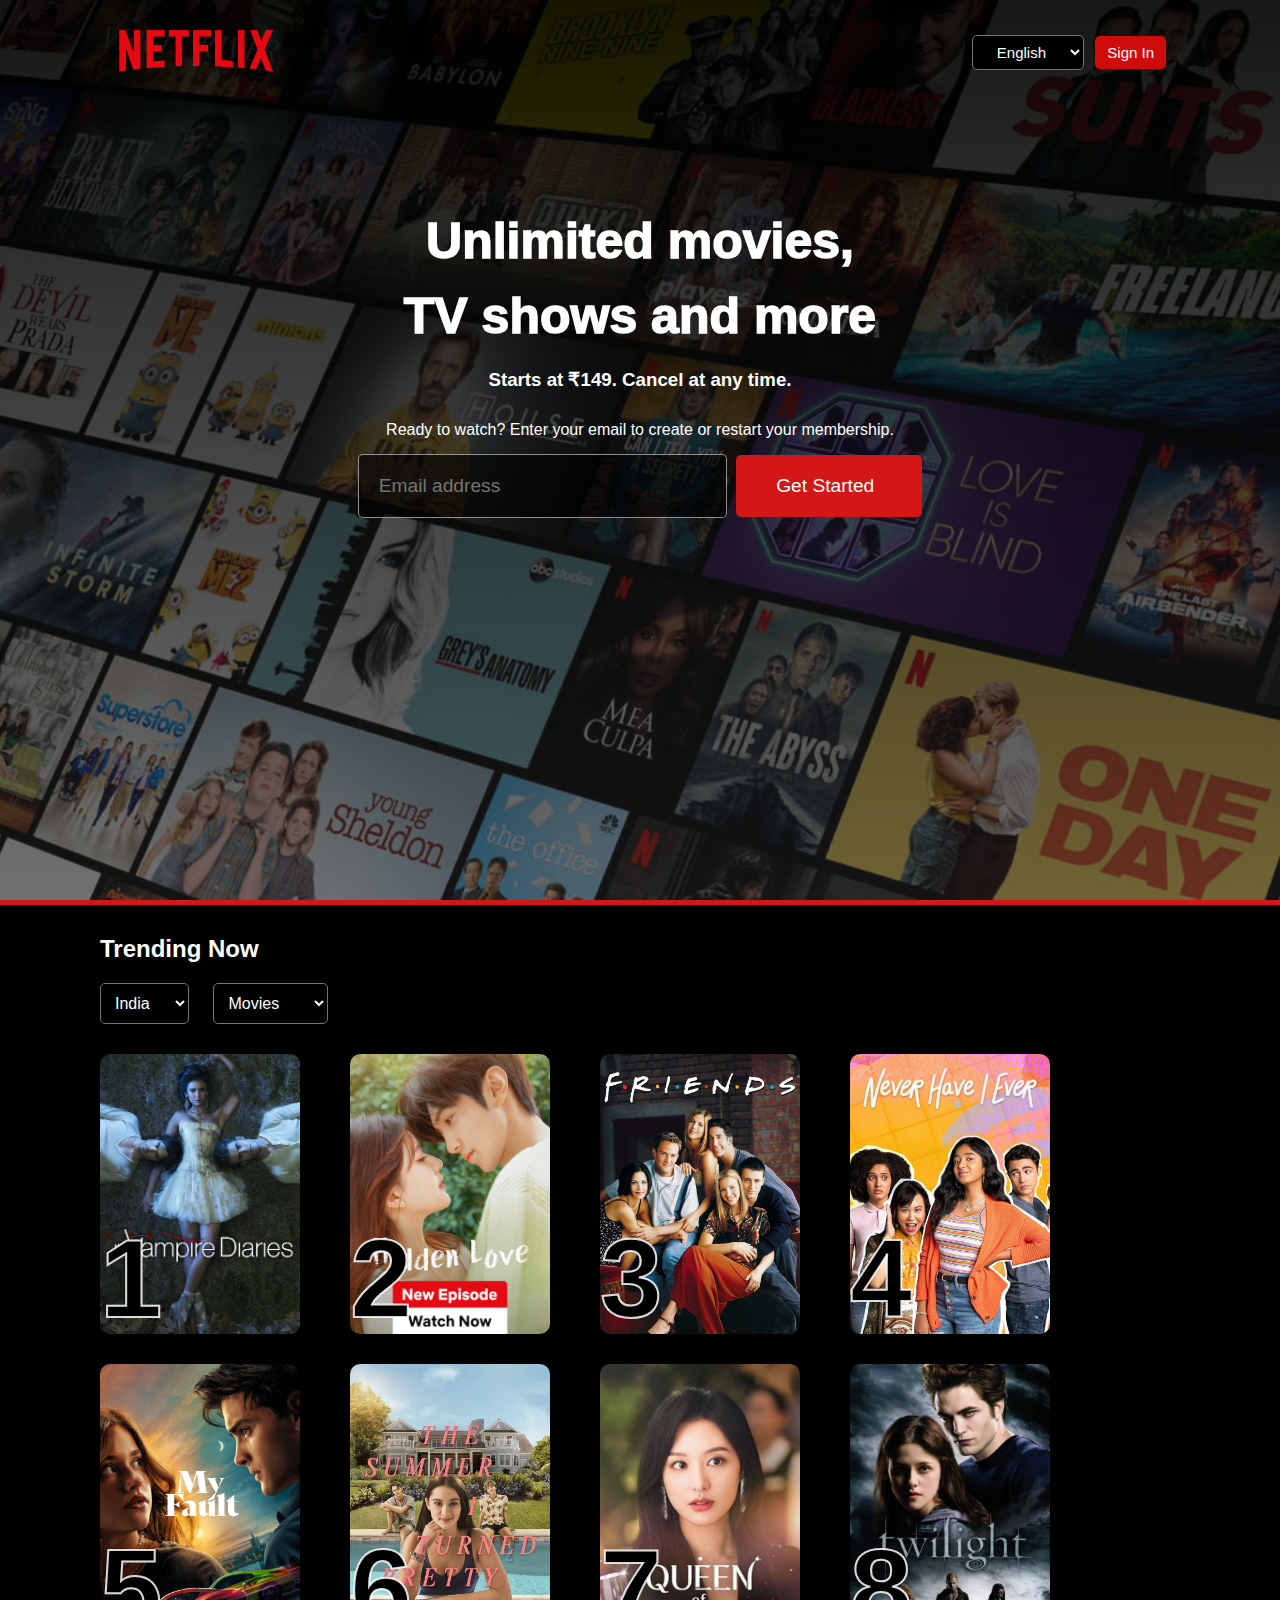
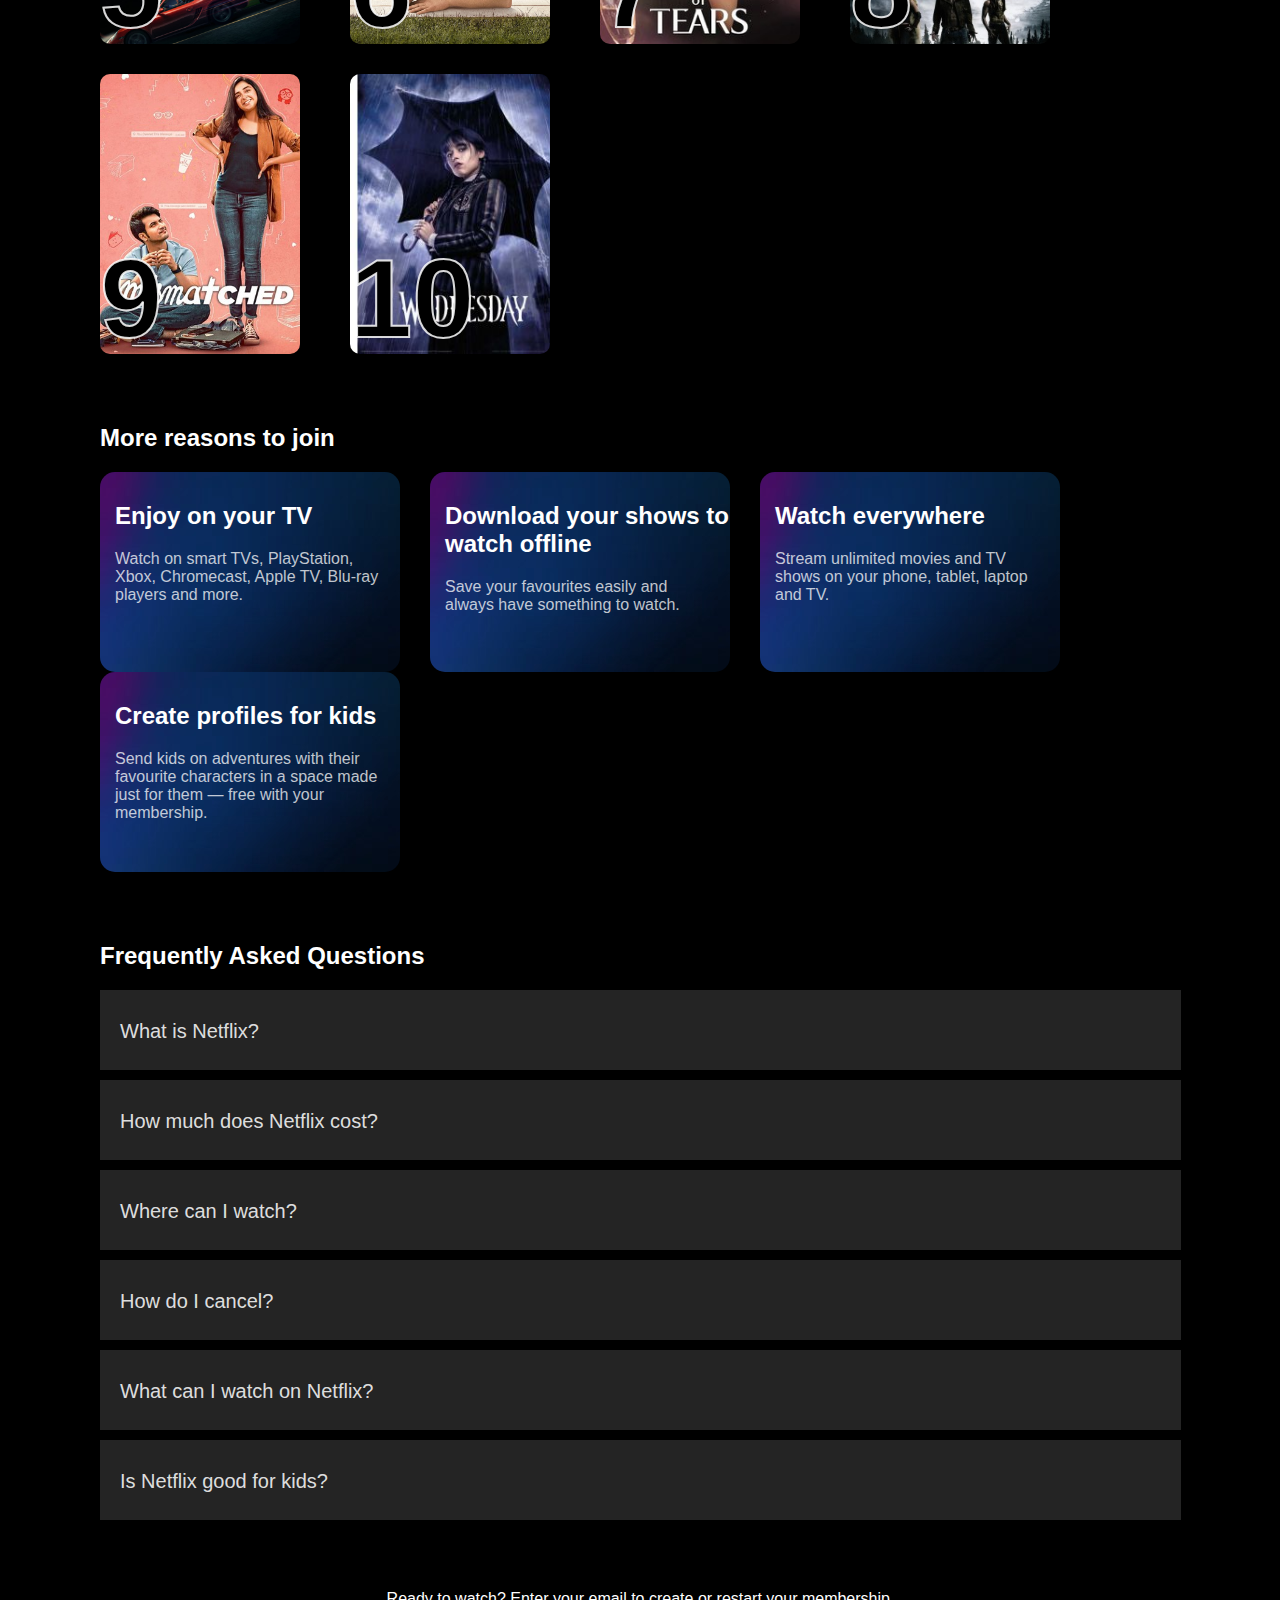
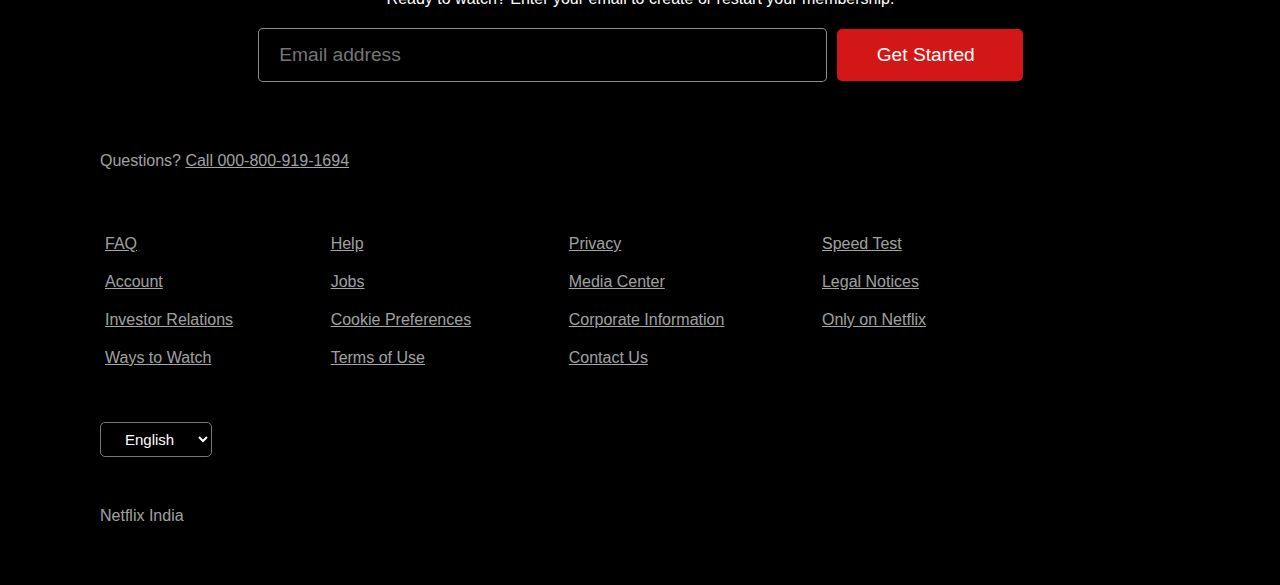
<file: index.html>
<!DOCTYPE html>
<html lang="en">
<head>
    <meta charset="UTF-8">
    <meta name="viewport" content="width=device-width, initial-scale=1.0">
    <title>Netflix Clone</title>
    <link rel="stylesheet" href="https://cdnjs.cloudflare.com/ajax/libs/font-awesome/6.6.0/css/all.min.css" integrity="sha512-Kc323vGBEqzTmouAECnVceyQqyqdsSiqLQISBL29aUW4U/M7pSPA/gEUZQqv1cwx4OnYxTxve5UMg5GT6L4JJg==" crossorigin="anonymous" referrerpolicy="no-referrer">
    <link rel="stylesheet" href="./style.css">
</head>
<body>
    <header>
        <nav>
            <div class="logo">
                <img src="./images/Logonetflix.png">
            </div>
           
           <div>
                <select>
                    <option>English</option>
                    <option>Hindi</option>
                </select>
                <button type="submit">Sign In</button>
            </div>
        </nav> 
        
        <div class="text">
                
                    <h1>Unlimited movies,</h1>
                    <h1>TV shows and more</h1>
                 
                    <h3>Starts at ₹149. Cancel at any time.</h3>
                
                    <p>Ready to watch? Enter your email to create or restart your membership.</p> 
     
            <!-- email-address -->
            <form>
                <input type="email" placeholder="Email address";>
             
            <!-- get started -->
                <button type="submit">Get Started
                    <i class="fa-solid fa-angle-right"></i>
                </button>
            </form>
        </div>
    </header>
    
    <hr>
    <!-- body-->

    <div class="body">

        <h3>Trending Now</h3>
        <div class="boxes">        
           
            <select>
                <option>India</option>
                <option>Global</option>
            </select>
 
           
            <select class="box">
                <option>Movies</option>
                <option>TV Shows</option>
            </select>
       
         </div>
   

    <!-- ranking -->

        <div class="sections">

        <div class="top1 top"> 
            <div class=" box-img" style="background-image: url('./images/img5.jpg');">
                <h1>1</h1>
            </div>
        </div>


        <div class="top2 top" >
            <div class=" box-img" style="background-image: url('./images/img9.jpg');">
                <h1>2</h1>
            </div>
        </div>
        <div class="top3 top">
            <div class=" box-img" style="background-image: url('./images/img7.jpg');">
                <h1>3</h1>
            </div>
        </div>
        <div class="top4 top">
            <div class=" box-img" style="background-image: url('./images/img2.jpg');">
                <h1>4</h1>
            </div>
        </div>
        <div class="top5 top">
            <div class=" box-img" style="background-image: url('./images/img4.jpg');">
                <h1>5</h1>
            </div>
        </div>
        <div class="top6 top">
            <div class=" box-img" style="background-image: url('./images/img3.jpg');">
                <h1>6</h1>
            </div>
        </div>
        <div class="top7 top">
            <div class=" box-img" style="background-image: url('./images/img8.jpg');">
                <h1>7</h1>
            </div>
        </div> 
        <div class="top8 top">
            <div class=" box-img" style="background-image: url('./images/img10.jpeg');">
                <h1>8</h1>
            </div>
        </div>
        <div class="top9 top">
            <div class=" box-img" style="background-image: url('./images/img0.jpg');">
                <h1>9</h1>
            </div>
        </div>
        <div class="top10 top">
            <div class=" box-img" style="background-image: url('./images/img6.jpg');">
                <h1>10</h1>
            </div>
        </div>
        </div>


        <!-- More reasons to join -->

        <div class="firstpart">
             <h3>More reasons to join</h3>
        
                <div class="blocks">
                    <div class="block">
                        <h3>Enjoy on your TV</h3>
                        <p>Watch on smart TVs, PlayStation, Xbox, Chromecast, Apple TV, Blu-ray players and more.</p>
                    </div>
                    <div class="block">
                        <h3>Download your shows to watch offline</h3>
                        <p>Save your favourites easily and always have something to watch.</p>
                    </div>
                    <div class="block">
                        <h3>Watch everywhere</h3>
                        <p> Stream unlimited movies and TV shows on your phone, tablet, laptop and TV.</p>
                    </div>
                    <div class="block">
                    <h3>Create profiles for kids</h3>
                    <p>Send kids on adventures with their favourite characters in a space made just for them — free with your membership.</p>
                </div>
                </div>
        </div>

        <!-- Frequently Asked Questions -->

        <div class="FAQ">
                <h3>Frequently Asked Questions</h3>
       
               <div class="bars">
                   <div class="bar">
                       <p>What is Netflix?</p>
                </div>

                <div class="bars">
                    <div class="bar">
                        <p>How much does Netflix cost?</p>
                </div>

                <div class="bars">
                    <div class="bar">
                        <p>Where can I watch?</p>
                </div>

                <div class="bars">
                    <div class="bar">
                        <p>How do I cancel?</p>
                </div>

                <div class="bars">
                    <div class="bar">
                        <p>What can I watch on Netflix?</p>
                </div>

                <div class="bars">
                    <div class="bar">
                        <p>Is Netflix good for kids?</p>
                    </div>
                </div>
        </div>

        <!-- other-part -->

        <div class="other-part">
            <p>Ready to watch? Enter your email to create or restart your membership.</p>

            <!-- email-address -->
            <form>
                <input type="email" placeholder="Email address";>
             
            <!-- get started -->
                <button type="submit">Get Started
                    <i class="fa-solid fa-angle-right"></i>
                </button>
            </form>
        </div>

        <!-- footer -->
        
        <footer>
                <p>Questions? <a href="#">Call 000-800-919-1694</a></p>
            <div class="lastpart">
                <ul>
                    <a href="#">FAQ</a>
                    <a href="#">Account</a>
                    <a href="#">Investor Relations</a>
                    <a href="#">Ways to Watch</a>
                </ul>

                <ul>
                    <a href="#">Help</a>
                    <a href="#">Jobs</a>
                    <a href="#">Cookie Preferences</a>
                    <a href="#">Terms of Use</a>
                </ul>
                
                <ul>
                    <a href="#">Privacy</a>
                    <a href="#">Media Center</a>
                    <a href="#">Corporate Information</a>
                    <a href="#">Contact Us</a>                
                </ul>
               
                <ul>
                    <a href="#">Speed Test</a>
                    <a href="#">Legal Notices</a>
                    <a href="#">Only on Netflix</a>    
                </ul>
            </div>
            
            <!-- icon -->

            <div class="icon">
                <select>
                    <option>English</option>
                    <option>Hindi</option>
                </select>
            </div>
            
            <p>Netflix India</p>
        
        </footer>        
    </div>
</body>
</html>
</file>
<file: style.css>
*{
    padding: 0%;
    margin: 0%;
    font-family: sans-serif;
    box-sizing: border-box;
}

body{
    height: 100%;
    width: 100%;
    background-color: black;
    color: white;
}

/* background-image */
header{
    height:100vh;
    width: 100%;
    background: linear-gradient(to top, rgba(36,36,36,0.5), rgba(0, 0, 0, 0.884)), url("./images/background.net.jpg");
    position: relative;
    padding: 15px 5%; 
    background-size: cover;
    background-position: center;
    background-repeat: no-repeat;
}

nav{
    display: flex;
    align-items: center;
    justify-content: space-between;
    padding: 10px 50px;   
}

/* netflic-icon */
nav .logo{
    
    cursor: pointer;
}

nav .logo img{
    height: 50px;
    width: 100%;
}

/* box1 */
nav select{
    background-color: black;
    color: white;
    border-radius: 5px;
    font-size: 15px;
    cursor: pointer;
    padding: 7px 20px;
    margin-right: 7px;    
}

/* box2 */
nav button{
    background-color: rgb(206,12,12);
    color: white;
    border-radius: 5px;
    font-size: 15px;
    border: none;
    cursor: pointer;
    padding: 8px 12px; 
}
 
/* background-image text */

.text{
    display: grid;
    place-items: center;
    text-align: center;
    margin-top: 10%;
}   

.text h1{
    font-size: 50px;
    line-height: 55px;
    padding: 10px;
    font-weight: 1000;
}

.text h3{
    padding: 15px;
}

.text p{
    padding: 15px;
}

/* Email address */
  
.text input{
    padding: 20px 100px 20px 20px;
    border-radius: 5px;
    background-color:rgba(0, 0, 0, 0.634);
    border: 1px solid rgba(255, 255, 255, 0.548);
    /* font-weight: 700;
    font-weight: 500; */
    font-size: larger;
    margin-right: 5px;

}

/* get started */

.text button{
    padding: 20px 40px;
    border-radius: 5px;
    background-color: rgb(211,22,22);
    color: rgb(255, 255, 255);
    border: none;
    font-weight: 500;
    font-size: larger;
    cursor: pointer;
} 
.text button i{
    margin-left: 8px;
}

/* margine-line */
hr{
    height:5px;
    width: 100%;
    background-color: rgb(211,22,22);
    border: none;
}

.body{
    padding: 30px 99px 30px 100px;
   
}

.body h3{
    padding-bottom: 20px;
    font-size:1.5rem;
}

.boxes select{
    border-radius: 5px;  
    padding: 10px 10px 10px 10px;  
    background-color: black;
    color: white;
    font-size:1rem;
}

.body .box {
  margin-left: 20px;
}

/* top10 images */

.sections{
    display: flex;
    flex-wrap: wrap;    
}

.box-img{
    height: 280px;
    width: 200px;
    background-size: cover;
    border-radius: 10px;
    margin-top: 30px;
    margin-right: 50px;
    cursor: pointer;
    padding-left: 0%;
}   

/* numbering */

.top h1{
    font-size: 7rem;
    padding-top: 160px;
    padding-right: 400px;
    color: black;
    -webkit-text-stroke: 2px rgba(255, 255, 255, 0.844);
}

/* more reasons to join */

.firstpart{
    margin-top: 70px;
    margin-bottom: 30px;
}

.blocks{
    display: flex;
    flex-wrap: wrap;    
}

.blocks .block{
    height: 200px;
    width: 300px;
    margin-right: 30px;
    border-radius: 15px;
    border: none;
    background-image: url("./images/gradient.jpg");
}

.block h3{
   
    padding: 30px 0px 5px 15px; 
}
.block p{
    color: rgba(255, 255, 255, 0.753);
    padding: 15px;
}

/* lastpart */

.FAQ{
    margin-top: 70px;
    margin-bottom: 30px;    
}

.bars .bar{
    height: 80px;
    width: 100%;
    border: none;
    background-color: rgba(128, 128, 128, 0.279);
    margin-bottom: 10px;
}

.bar p{
    font-size: 1.25rem;
    padding: 30px 20px;
    color: rgba(255, 255, 255, 0.868);
}

/* other-part */

.other-part{
    margin-top: 70px;
    margin-bottom: 70px;
    /* display: grid; */
    place-items: center;
    text-align: center;
}

/* Email address */
  
.other-part input{
    padding: 15px 300px 15px 20px;
    border-radius: 5px;
    background-color:rgba(0, 0, 0, 0.634);
    border: 1px solid rgba(255, 255, 255, 0.548);
    font-size: larger;
    margin-right: 5px;
    margin-top: 20px;

}

/* get started */

.other-part button{
    padding: 15px 40px;
    border-radius: 5px;
    background-color: rgb(211,22,22);
    color: rgb(255, 255, 255);
    border: none;
    font-weight: 500;
    font-size: larger;
    cursor: pointer;
}
.other-part button i{
    margin-left: 8px;
}

/* Questions */

footer {
    color: rgba(255, 255, 255, 0.642);
}

footer a{
    /* text-decoration: none; */
    color: rgba(255, 255, 255, 0.642);
}


.lastpart{
    margin-top: 50px;
    /* margin-bottom: 50px; */
    margin-right: 250px;
    display: flex;
    justify-content: space-between;
}

.lastpart  a{
  display: block;
  Margin-top: 10px;
  font-size: o.85rem;
  padding: 5px;
  color: rgba(255, 255, 255, 0.642);
}

/* icon */

.icon{
    margin-top: 50px;
    margin-bottom: 50px;
}

footer select{
    background-color: black;
    color: white;
    border-radius: 5px;
    font-size: 15px;
    cursor: pointer;
    padding: 7px 20px;
    margin-right: 7px;    
}
</file>
